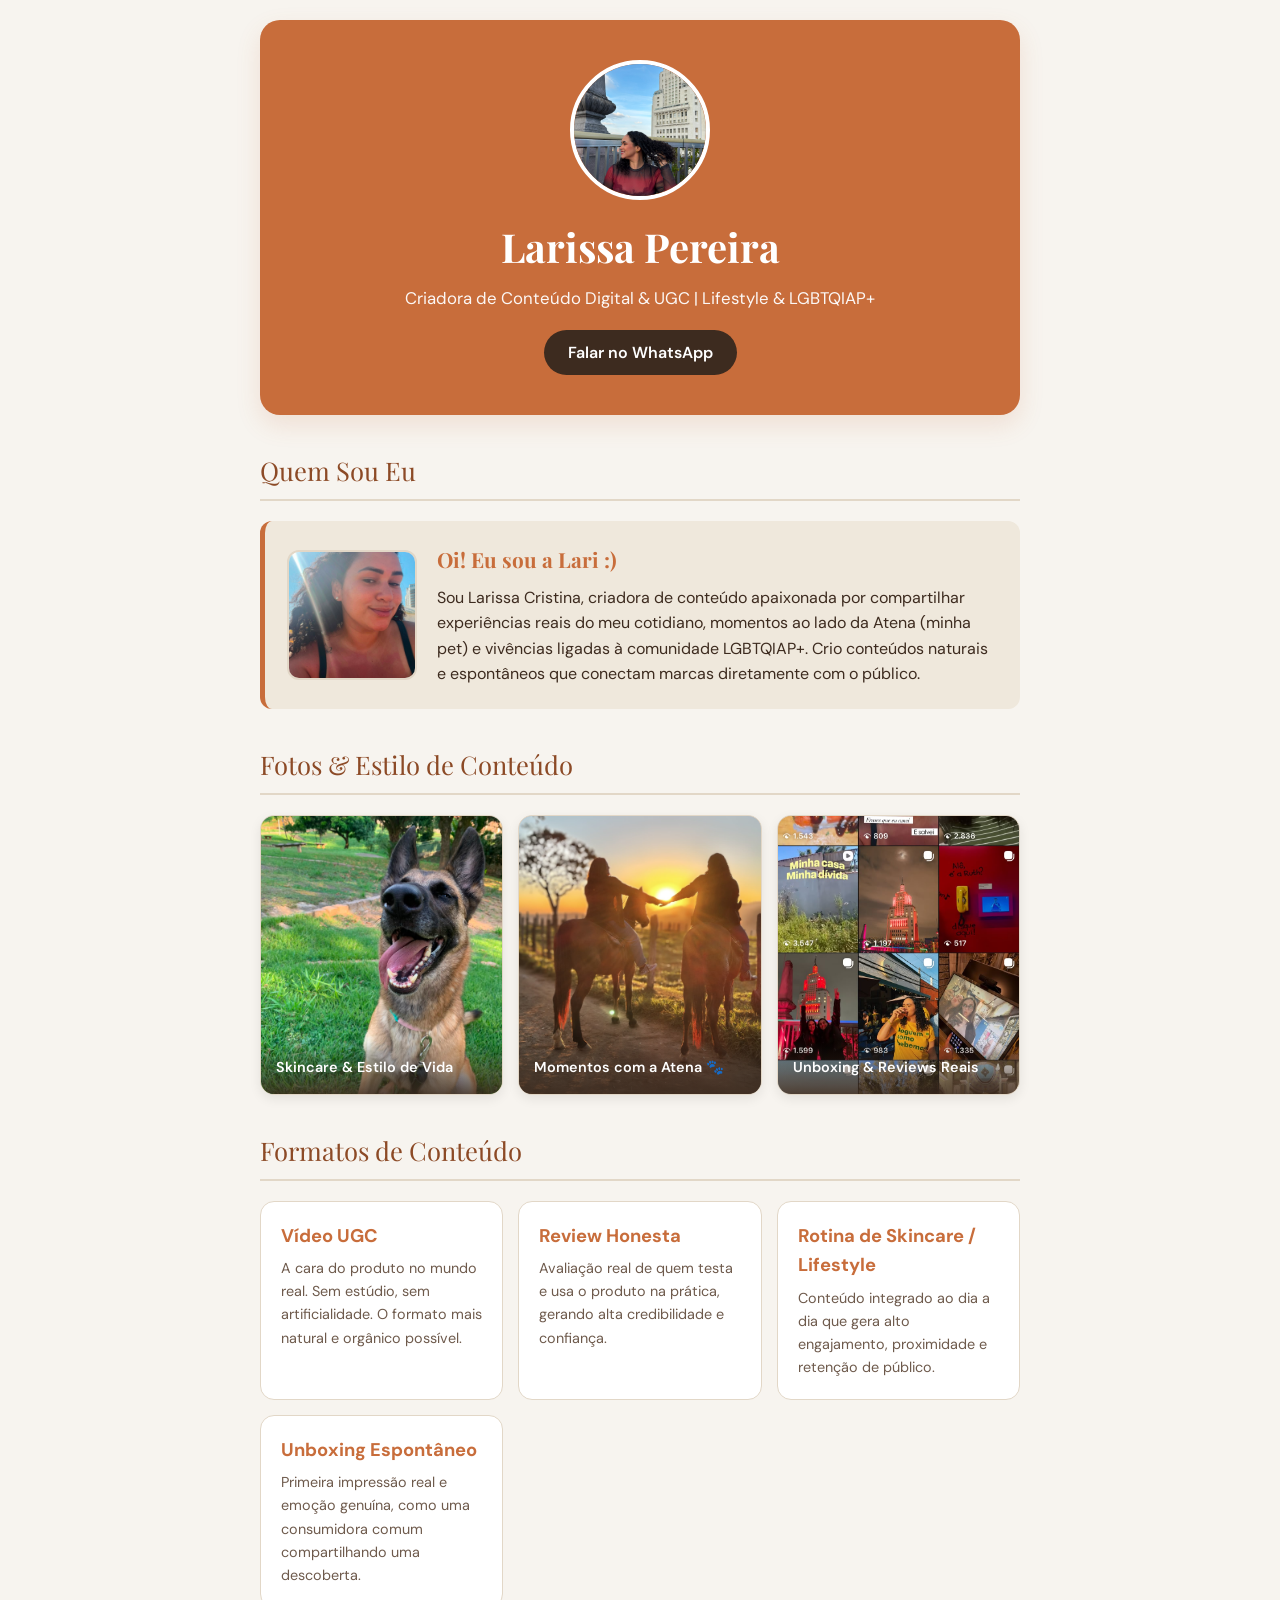
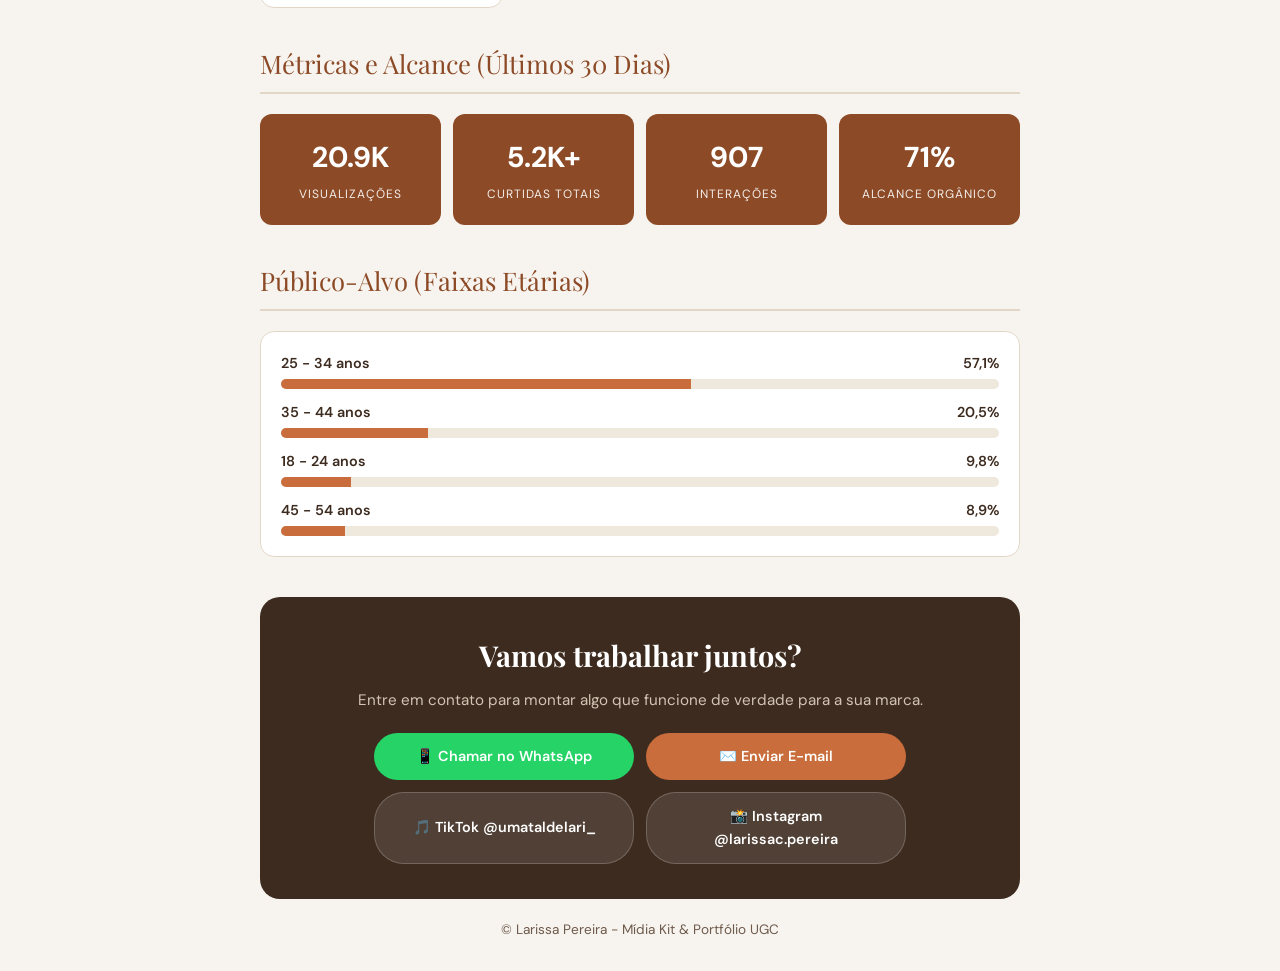
<file: index.html>
<!DOCTYPE html>
<html lang="pt-BR">
<head>
    <meta charset="UTF-8">
    <meta name="viewport" content="width=device-width, initial-scale=1.0">
    <title>Larissa Pereira | Mídia Kit & Portfólio UGC</title>
    <!-- Google Fonts -->
    <link rel="preconnect" href="https://fonts.googleapis.com">
    <link rel="preconnect" href="https://fonts.gstatic.com" crossorigin>
    <link href="https://fonts.googleapis.com/css2?family=DM+Sans:ital,opsz,wght@0,9..40,100..1000;1,9..40,100..1000&family=Playfair+Display:ital,wght@0,400..900;1,400..900&display=swap" rel="stylesheet">
    <style>
        :root {
            --bg-color: #F7F4EF;
            --card-bg: #EFE8DC;
            --white: #FFFFFF;
            --accent-terracotta: #C86D3B;
            --accent-dark: #8C4A26;
            --text-main: #3D2B1F;
            --text-muted: #6E5A4C;
            --border-color: #E2D7C7;
        }

        * { box-sizing: border-box; margin: 0; padding: 0; }

        body {
            font-family: 'DM Sans', sans-serif;
            background-color: var(--bg-color);
            color: var(--text-main);
            line-height: 1.6;
        }

        .wrapper {
            max-width: 800px;
            margin: 0 auto;
            padding: 20px;
        }

        /* Header com Foto de Perfil */
        header {
            background-color: var(--accent-terracotta);
            color: var(--white);
            text-align: center;
            padding: 40px 20px;
            border-radius: 20px;
            margin-bottom: 30px;
            box-shadow: 0 10px 25px rgba(200, 109, 59, 0.15);
        }

        .profile-img-container {
            width: 140px;
            height: 140px;
            margin: 0 auto 15px auto;
            border-radius: 50%;
            border: 4px solid var(--white);
            overflow: hidden;
            background-color: #D3C4B4;
            display: flex;
            align-items: center;
            justify-content: center;
        }

        .profile-img-container img {
            width: 100%;
            height: 100%;
            object-fit: cover;
        }

        header h1 {
            font-family: 'Playfair Display', serif;
            font-size: 2.5rem;
            font-weight: 700;
            margin-bottom: 6px;
        }

        header p { font-size: 1.05rem; opacity: 0.95; }

        .cta-header {
            display: inline-block;
            margin-top: 18px;
            background-color: var(--text-main);
            color: var(--white);
            padding: 10px 24px;
            border-radius: 30px;
            text-decoration: none;
            font-weight: 600;
        }

        .section-title {
            font-family: 'Playfair Display', serif;
            font-size: 1.6rem;
            color: var(--accent-dark);
            border-bottom: 2px solid var(--border-color);
            padding-bottom: 8px;
            margin: 35px 0 20px 0;
        }

        /* Sobre */
        .about-card {
            background-color: var(--card-bg);
            border-left: 5px solid var(--accent-terracotta);
            padding: 22px;
            border-radius: 12px;
            display: flex;
            gap: 20px;
            align-items: center;
        }

        .about-img {
            width: 130px;
            height: 130px;
            border-radius: 12px;
            object-fit: cover;
            flex-shrink: 0;
            border: 2px solid var(--border-color);
            background-color: #D3C4B4;
        }

        .about-text h3 {
            font-family: 'Playfair Display', serif;
            font-size: 1.3rem;
            margin-bottom: 8px;
            color: var(--accent-terracotta);
        }

        /* Galeria */
        .gallery-grid {
            display: grid;
            grid-template-columns: repeat(auto-fit, minmax(220px, 1fr));
            gap: 15px;
        }

        .gallery-item {
            position: relative;
            border-radius: 14px;
            overflow: hidden;
            height: 280px;
            box-shadow: 0 4px 12px rgba(0,0,0,0.08);
            border: 1px solid var(--border-color);
            background-color: #D3C4B4;
        }

        .gallery-item img {
            width: 100%;
            height: 100%;
            object-fit: cover;
        }

        .gallery-overlay {
            position: absolute;
            bottom: 0;
            left: 0;
            right: 0;
            background: linear-gradient(transparent, rgba(61, 43, 31, 0.85));
            color: var(--white);
            padding: 15px;
            font-size: 0.9rem;
            font-weight: 600;
        }

        /* Formatos */
        .grid-types {
            display: grid;
            grid-template-columns: repeat(auto-fit, minmax(240px, 1fr));
            gap: 15px;
        }

        .type-card {
            background-color: var(--white);
            border: 1px solid var(--border-color);
            border-radius: 14px;
            padding: 20px;
        }

        .type-card h3 { color: var(--accent-terracotta); font-size: 1.15rem; margin-bottom: 6px; }
        .type-card p { font-size: 0.9rem; color: var(--text-muted); }

        /* Métricas */
        .grid-metrics {
            display: grid;
            grid-template-columns: repeat(auto-fit, minmax(150px, 1fr));
            gap: 12px;
        }

        .metric-card {
            background-color: var(--accent-dark);
            color: var(--white);
            text-align: center;
            padding: 20px 10px;
            border-radius: 12px;
        }

        .metric-card .number { font-size: 1.8rem; font-weight: 700; display: block; }
        .metric-card .label { font-size: 0.75rem; text-transform: uppercase; letter-spacing: 1px; opacity: 0.9; }

        /* Demografia */
        .demographics-card {
            background-color: var(--white);
            border: 1px solid var(--border-color);
            border-radius: 14px;
            padding: 20px;
        }

        .demo-row { margin-bottom: 12px; }
        .demo-row:last-child { margin-bottom: 0; }
        .demo-info { display: flex; justify-content: space-between; font-size: 0.9rem; font-weight: 600; margin-bottom: 4px; }
        .bar-bg { width: 100%; background-color: var(--card-bg); height: 10px; border-radius: 5px; overflow: hidden; }
        .bar-fill { background-color: var(--accent-terracotta); height: 100%; }

        /* Contato */
        .contact-section {
            background-color: var(--text-main);
            color: var(--white);
            padding: 35px 20px;
            border-radius: 20px;
            text-align: center;
            margin-top: 40px;
        }

        .contact-section h2 { font-family: 'Playfair Display', serif; font-size: 1.8rem; margin-bottom: 10px; }
        .contact-section p { color: #D3C4B4; margin-bottom: 20px; font-size: 0.95rem; }

        .btn-group {
            display: flex;
            flex-wrap: wrap;
            justify-content: center;
            gap: 12px;
        }

        .btn {
            display: inline-flex;
            align-items: center;
            justify-content: center;
            padding: 12px 22px;
            border-radius: 30px;
            text-decoration: none;
            font-weight: 600;
            font-size: 0.9rem;
            width: 100%;
            max-width: 260px;
        }

        .btn-whatsapp { background-color: #25D366; color: #FFFFFF; }
        .btn-email { background-color: var(--accent-terracotta); color: #FFFFFF; }
        .btn-social { background-color: rgba(255, 255, 255, 0.1); color: #FFFFFF; border: 1px solid rgba(255, 255, 255, 0.2); }

        footer { text-align: center; padding: 20px 0 10px 0; color: var(--text-muted); font-size: 0.85rem; }

        @media (max-width: 600px) {
            .about-card { flex-direction: column; text-align: center; }
            .about-img { width: 110px; height: 110px; }
            header h1 { font-size: 2.1rem; }
            .gallery-item { height: 240px; }
        }
    </style>
</head>
<body>

    <div class="wrapper">
        
        <header>
            <div class="profile-img-container">
                <img src="foto-perfil.jpg" alt="Larissa Pereira">
            </div>
            <h1>Larissa Pereira</h1>
            <p>Criadora de Conteúdo Digital & UGC | Lifestyle & LGBTQIAP+</p>
            <a href="https://wa.me/5511933376842" target="_blank" class="cta-header">Falar no WhatsApp</a>
        </header>

        <div class="section-title">Quem Sou Eu</div>
        <div class="about-card">
            <img src="foto-sobre.jpg" alt="Lari" class="about-img">
            <div class="about-text">
                <h3>Oi! Eu sou a Lari :)</h3>
                <p>Sou Larissa Cristina, criadora de conteúdo apaixonada por compartilhar experiências reais do meu cotidiano, momentos ao lado da Atena (minha pet) e vivências ligadas à comunidade LGBTQIAP+. Crio conteúdos naturais e espontâneos que conectam marcas diretamente com o público.</p>
            </div>
        </div>

        <div class="section-title">Fotos & Estilo de Conteúdo</div>
        <div class="gallery-grid">
            <div class="gallery-item">
                <img src="foto1.jpg" alt="Skincare & Lifestyle">
                <div class="gallery-overlay">Skincare & Estilo de Vida</div>
            </div>
            <div class="gallery-item">
                <img src="foto2.jpg" alt="Momentos com a Atena">
                <div class="gallery-overlay">Momentos com a Atena 🐾</div>
            </div>
            <div class="gallery-item">
                <img src="foto3.jpg" alt="Unboxing & Reviews">
                <div class="gallery-overlay">Unboxing & Reviews Reais</div>
            </div>
        </div>

        <div class="section-title">Formatos de Conteúdo</div>
        <div class="grid-types">
            <div class="type-card">
                <h3>Vídeo UGC</h3>
                <p>A cara do produto no mundo real. Sem estúdio, sem artificialidade. O formato mais natural e orgânico possível.</p>
            </div>
            <div class="type-card">
                <h3>Review Honesta</h3>
                <p>Avaliação real de quem testa e usa o produto na prática, gerando alta credibilidade e confiança.</p>
            </div>
            <div class="type-card">
                <h3>Rotina de Skincare / Lifestyle</h3>
                <p>Conteúdo integrado ao dia a dia que gera alto engajamento, proximidade e retenção de público.</p>
            </div>
            <div class="type-card">
                <h3>Unboxing Espontâneo</h3>
                <p>Primeira impressão real e emoção genuína, como uma consumidora comum compartilhando uma descoberta.</p>
            </div>
        </div>

        <div class="section-title">Métricas e Alcance (Últimos 30 Dias)</div>
        <div class="grid-metrics">
            <div class="metric-card">
                <span class="number">20.9K</span>
                <span class="label">Visualizações</span>
            </div>
            <div class="metric-card">
                <span class="number">5.2K+</span>
                <span class="label">Curtidas Totais</span>
            </div>
            <div class="metric-card">
                <span class="number">907</span>
                <span class="label">Interações</span>
            </div>
            <div class="metric-card">
                <span class="number">71%</span>
                <span class="label">Alcance Orgânico</span>
            </div>
        </div>

        <div class="section-title">Público-Alvo (Faixas Etárias)</div>
        <div class="demographics-card">
            <div class="demo-row">
                <div class="demo-info">
                    <span>25 - 34 anos</span>
                    <span>57,1%</span>
                </div>
                <div class="bar-bg"><div class="bar-fill" style="width: 57.1%;"></div></div>
            </div>
            <div class="demo-row">
                <div class="demo-info">
                    <span>35 - 44 anos</span>
                    <span>20,5%</span>
                </div>
                <div class="bar-bg"><div class="bar-fill" style="width: 20.5%;"></div></div>
            </div>
            <div class="demo-row">
                <div class="demo-info">
                    <span>18 - 24 anos</span>
                    <span>9,8%</span>
                </div>
                <div class="bar-bg"><div class="bar-fill" style="width: 9.8%;"></div></div>
            </div>
            <div class="demo-row">
                <div class="demo-info">
                    <span>45 - 54 anos</span>
                    <span>8,9%</span>
                </div>
                <div class="bar-bg"><div class="bar-fill" style="width: 8.9%;"></div></div>
            </div>
        </div>

        <div class="contact-section">
            <h2>Vamos trabalhar juntos?</h2>
            <p>Entre em contato para montar algo que funcione de verdade para a sua marca.</p>
            
            <div class="btn-group">
                <a href="https://wa.me/5511933376842" target="_blank" class="btn btn-whatsapp">
                    📱 Chamar no WhatsApp
                </a>
                <a href="mailto:Larissacris745@gmail.com" class="btn btn-email">
                    ✉️ Enviar E-mail
                </a>
                <a href="https://www.tiktok.com/@umataldelari_" target="_blank" class="btn btn-social">
                    🎵 TikTok @umataldelari_
                </a>
                <a href="https://www.instagram.com/larissac.pereira" target="_blank" class="btn btn-social">
                    📸 Instagram @larissac.pereira
                </a>
            </div>
        </div>

        <footer>
            <p>© Larissa Pereira - Mídia Kit & Portfólio UGC</p>
        </footer>

    </div>

</body>
</html>
</file>
